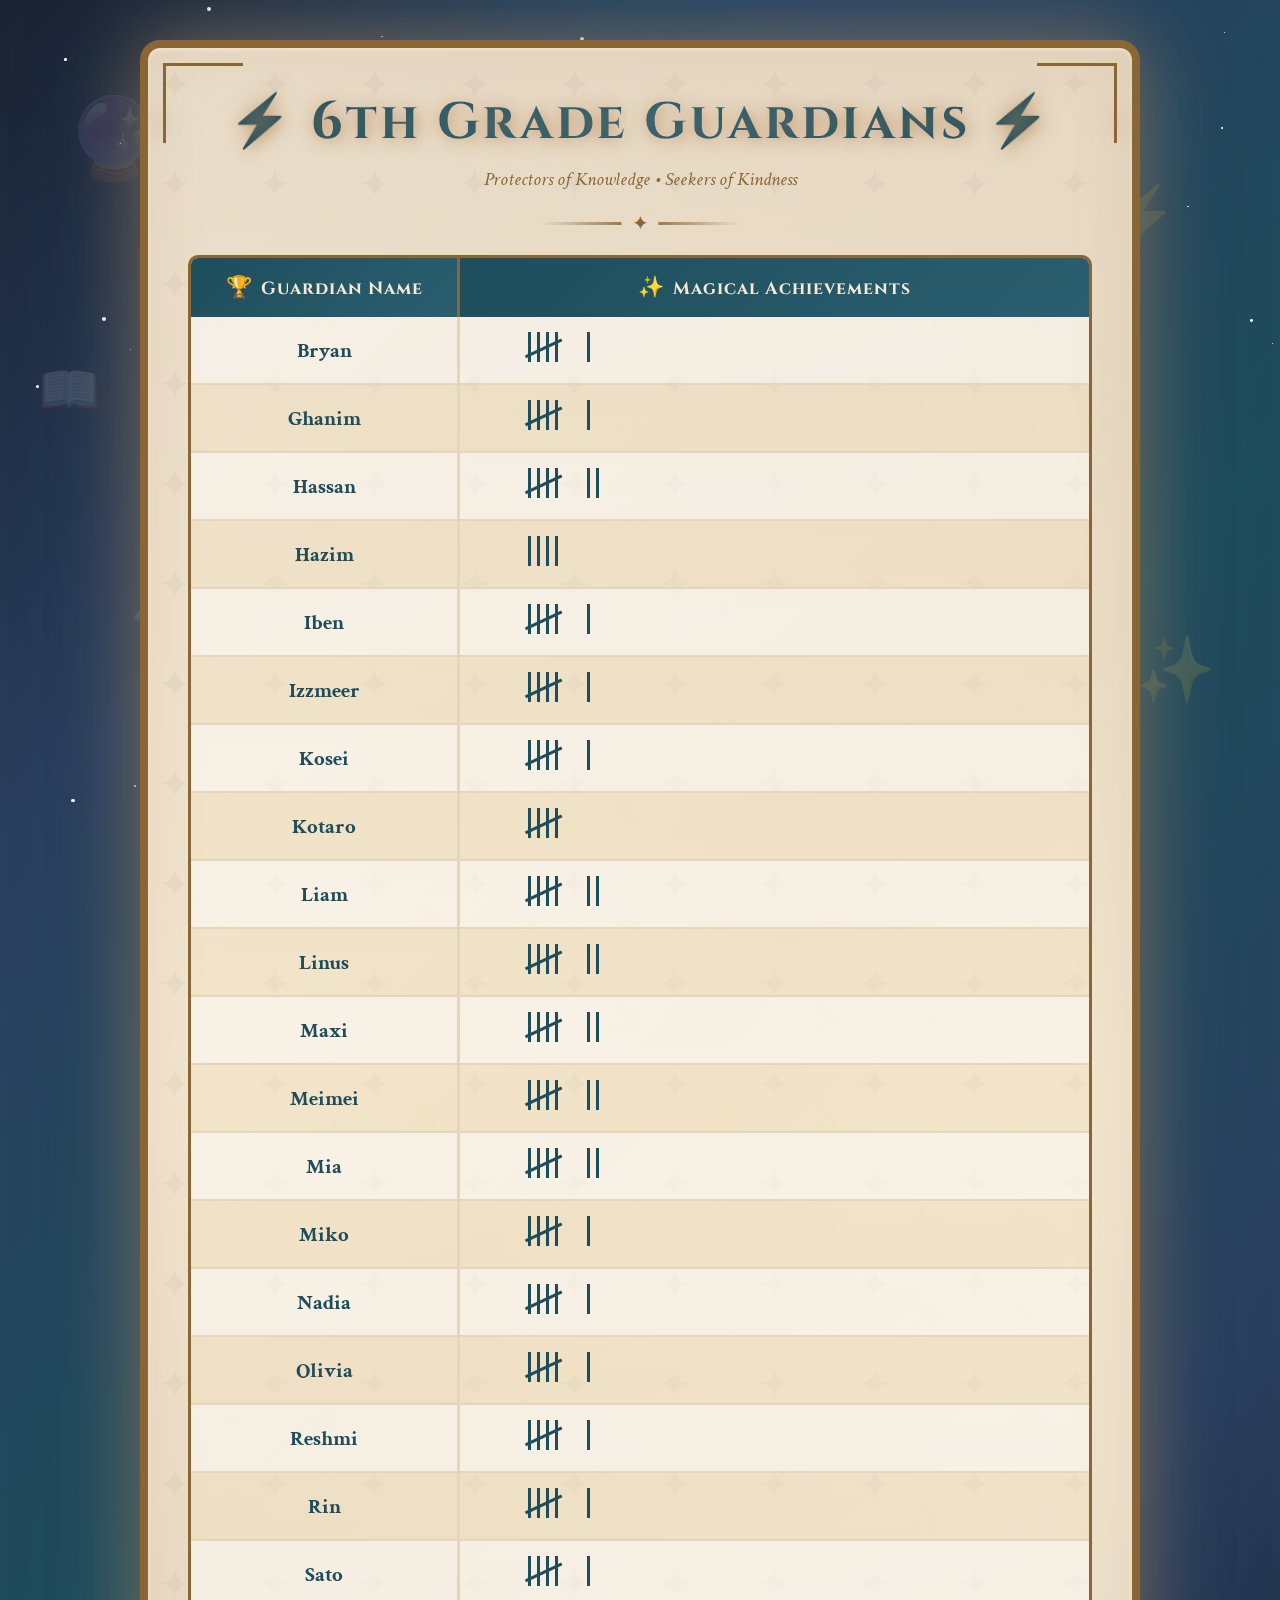
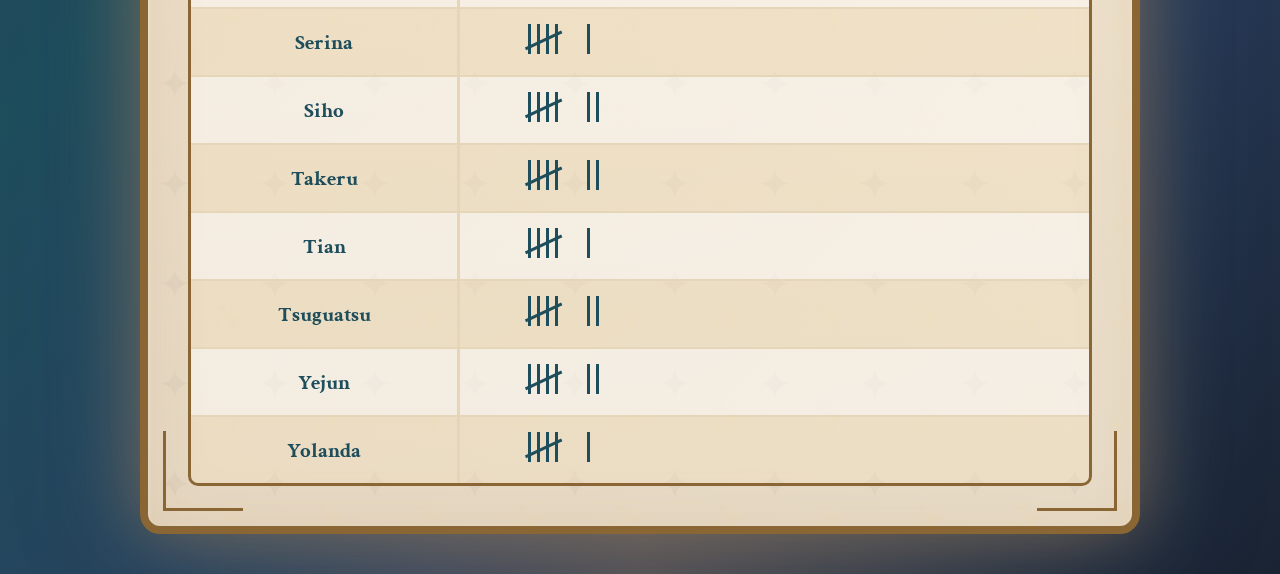
<file: index.html>
<!DOCTYPE html>
<html lang="en">

<head>
    <meta charset="UTF-8">
    <meta name="viewport" content="width=device-width, initial-scale=1.0">
    <title>6th Grade Guardians</title>
    <meta http-equiv="Cache-Control" content="no-cache, no-store, must-revalidate">
    <meta http-equiv="Pragma" content="no-cache">
    <meta http-equiv="Expires" content="0">
    <link rel="stylesheet" href="style-2601091633.css">
</head>

<body>
    <div class="stars" id="starsContainer"></div>

    <div class="magical-element" style="top: 10%; left: 5%; font-size: 80px;">🔮</div>
    <div class="magical-element" style="top: 20%; right: 8%; font-size: 60px; animation-delay: -5s;">⚡</div>
    <div class="magical-element" style="top: 40%; left: 3%; font-size: 50px; animation-delay: -8s;">📖</div>
    <div class="magical-element" style="top: 60%; left: 10%; font-size: 70px; animation-delay: -10s;">🪄</div>
    <div class="magical-element" style="top: 70%; right: 5%; font-size: 65px; animation-delay: -15s;">✨</div>
    <div class="magical-element" style="top: 85%; left: 15%; font-size: 55px; animation-delay: -12s;">🌙</div>
    <div class="magical-element" style="top: 30%; right: 12%; font-size: 45px; animation-delay: -7s;">🦉</div>

    <div class="container">
        <div class="corner corner-tl"></div>
        <div class="corner corner-tr"></div>
        <div class="corner corner-bl"></div>
        <div class="corner corner-br"></div>

        <h1>⚡ 6th Grade Guardians ⚡</h1>
        <p class="subtitle">Protectors of Knowledge • Seekers of Kindness</p>
        <div class="wand-divider"></div>

        <table>
            <thead>
                <tr>
                    <th><span class="icon">🏆</span>Guardian Name</th>
                    <th><span class="icon">✨</span>Magical Achievements</th>
                </tr>
            </thead>
            <tbody>
                <tr>
                    <td class="name-cell">Bryan</td>
                    <td class="achievement-cell"><span class="quill-btn" onclick="addTally(this)">🪶</span>
                        <div class="tally-marks">
                            <div class="tally-group">
                                <div class="tally"></div>
                                <div class="tally"></div>
                                <div class="tally"></div>
                                <div class="tally"></div>
                                <div class="tally diagonal"></div>
                            </div>
                            <div class="tally-group">
                                <div class="tally"></div>
                            </div>
                        </div>
                    </td>
                </tr>
                <tr>
                    <td class="name-cell">Ghanim</td>
                    <td class="achievement-cell"><span class="quill-btn" onclick="addTally(this)">🪶</span>
                        <div class="tally-marks">
                            <div class="tally-group">
                                <div class="tally"></div>
                                <div class="tally"></div>
                                <div class="tally"></div>
                                <div class="tally"></div>
                                <div class="tally diagonal"></div>
                            </div>
                            <div class="tally-group">
                                <div class="tally"></div>
                            </div>
                        </div>
                    </td>
                </tr>
                <tr>
                    <td class="name-cell">Hassan</td>
                    <td class="achievement-cell"><span class="quill-btn" onclick="addTally(this)">🪶</span>
                        <div class="tally-marks">
                            <div class="tally-group">
                                <div class="tally"></div>
                                <div class="tally"></div>
                                <div class="tally"></div>
                                <div class="tally"></div>
                                <div class="tally diagonal"></div>
                            </div>
                            <div class="tally-group">
                                <div class="tally"></div>
                                <div class="tally"></div>
                            </div>
                        </div>
                    </td>
                </tr>
                <tr>
                    <td class="name-cell">Hazim</td>
                    <td class="achievement-cell"><span class="quill-btn" onclick="addTally(this)">🪶</span>
                        <div class="tally-marks">
                            <div class="tally-group">
                                <div class="tally"></div>
                                <div class="tally"></div>
                                <div class="tally"></div>
                                <div class="tally"></div>
                            </div>
                        </div>
                    </td>
                </tr>
                <tr>
                    <td class="name-cell">Iben</td>
                    <td class="achievement-cell"><span class="quill-btn" onclick="addTally(this)">🪶</span>
                        <div class="tally-marks">
                            <div class="tally-group">
                                <div class="tally"></div>
                                <div class="tally"></div>
                                <div class="tally"></div>
                                <div class="tally"></div>
                                <div class="tally diagonal"></div>
                            </div>
                            <div class="tally-group">
                                <div class="tally"></div>
                            </div>
                        </div>
                    </td>
                </tr>
                <tr>
                    <td class="name-cell">Izzmeer</td>
                    <td class="achievement-cell"><span class="quill-btn" onclick="addTally(this)">🪶</span>
                        <div class="tally-marks">
                            <div class="tally-group">
                                <div class="tally"></div>
                                <div class="tally"></div>
                                <div class="tally"></div>
                                <div class="tally"></div>
                                <div class="tally diagonal"></div>
                            </div>
                            <div class="tally-group">
                                <div class="tally"></div>
                            </div>
                        </div>
                    </td>
                </tr>
                <tr>
                    <td class="name-cell">Kosei</td>
                    <td class="achievement-cell"><span class="quill-btn" onclick="addTally(this)">🪶</span>
                        <div class="tally-marks">
                            <div class="tally-group">
                                <div class="tally"></div>
                                <div class="tally"></div>
                                <div class="tally"></div>
                                <div class="tally"></div>
                                <div class="tally diagonal"></div>
                            </div>
                            <div class="tally-group">
                                <div class="tally"></div>
                            </div>
                        </div>
                    </td>
                </tr>
                <tr>
                    <td class="name-cell">Kotaro</td>
                    <td class="achievement-cell"><span class="quill-btn" onclick="addTally(this)">🪶</span>
                        <div class="tally-marks">
                            <div class="tally-group">
                                <div class="tally"></div>
                                <div class="tally"></div>
                                <div class="tally"></div>
                                <div class="tally"></div>
                                <div class="tally diagonal"></div>
                            </div>
                        </div>
                    </td>
                </tr>
                <tr>
                    <td class="name-cell">Liam</td>
                    <td class="achievement-cell"><span class="quill-btn" onclick="addTally(this)">🪶</span>
                        <div class="tally-marks">
                            <div class="tally-group">
                                <div class="tally"></div>
                                <div class="tally"></div>
                                <div class="tally"></div>
                                <div class="tally"></div>
                                <div class="tally diagonal"></div>
                            </div>
                            <div class="tally-group">
                                <div class="tally"></div>
                                <div class="tally"></div>
                            </div>
                        </div>
                    </td>
                </tr>
                <tr>
                    <td class="name-cell">Linus</td>
                    <td class="achievement-cell"><span class="quill-btn" onclick="addTally(this)">🪶</span>
                        <div class="tally-marks">
                            <div class="tally-group">
                                <div class="tally"></div>
                                <div class="tally"></div>
                                <div class="tally"></div>
                                <div class="tally"></div>
                                <div class="tally diagonal"></div>
                            </div>
                            <div class="tally-group">
                                <div class="tally"></div>
                                <div class="tally"></div>
                            </div>
                        </div>
                    </td>
                </tr>
                <tr>
                    <td class="name-cell">Maxi</td>
                    <td class="achievement-cell"><span class="quill-btn" onclick="addTally(this)">🪶</span>
                        <div class="tally-marks">
                            <div class="tally-group">
                                <div class="tally"></div>
                                <div class="tally"></div>
                                <div class="tally"></div>
                                <div class="tally"></div>
                                <div class="tally diagonal"></div>
                            </div>
                            <div class="tally-group">
                                <div class="tally"></div>
                                <div class="tally"></div>
                            </div>
                        </div>
                    </td>
                </tr>
                <tr>
                    <td class="name-cell">Meimei</td>
                    <td class="achievement-cell"><span class="quill-btn" onclick="addTally(this)">🪶</span>
                        <div class="tally-marks">
                            <div class="tally-group">
                                <div class="tally"></div>
                                <div class="tally"></div>
                                <div class="tally"></div>
                                <div class="tally"></div>
                                <div class="tally diagonal"></div>
                            </div>
                            <div class="tally-group">
                                <div class="tally"></div>
                                <div class="tally"></div>
                            </div>
                        </div>
                    </td>
                </tr>
                <tr>
                    <td class="name-cell">Mia</td>
                    <td class="achievement-cell"><span class="quill-btn" onclick="addTally(this)">🪶</span>
                        <div class="tally-marks">
                            <div class="tally-group">
                                <div class="tally"></div>
                                <div class="tally"></div>
                                <div class="tally"></div>
                                <div class="tally"></div>
                                <div class="tally diagonal"></div>
                            </div>
                            <div class="tally-group">
                                <div class="tally"></div>
                                <div class="tally"></div>
                            </div>
                        </div>
                    </td>
                </tr>
                <tr>
                    <td class="name-cell">Miko</td>
                    <td class="achievement-cell"><span class="quill-btn" onclick="addTally(this)">🪶</span>
                        <div class="tally-marks">
                            <div class="tally-group">
                                <div class="tally"></div>
                                <div class="tally"></div>
                                <div class="tally"></div>
                                <div class="tally"></div>
                                <div class="tally diagonal"></div>
                            </div>
                            <div class="tally-group">
                                <div class="tally"></div>
                            </div>
                        </div>
                    </td>
                </tr>
                <tr>
                    <td class="name-cell">Nadia</td>
                    <td class="achievement-cell"><span class="quill-btn" onclick="addTally(this)">🪶</span>
                        <div class="tally-marks">
                            <div class="tally-group">
                                <div class="tally"></div>
                                <div class="tally"></div>
                                <div class="tally"></div>
                                <div class="tally"></div>
                                <div class="tally diagonal"></div>
                            </div>
                            <div class="tally-group">
                                <div class="tally"></div>
                            </div>
                        </div>
                    </td>
                </tr>
                <tr>
                    <td class="name-cell">Olivia</td>
                    <td class="achievement-cell"><span class="quill-btn" onclick="addTally(this)">🪶</span>
                        <div class="tally-marks">
                            <div class="tally-group">
                                <div class="tally"></div>
                                <div class="tally"></div>
                                <div class="tally"></div>
                                <div class="tally"></div>
                                <div class="tally diagonal"></div>
                            </div>
                            <div class="tally-group">
                                <div class="tally"></div>
                            </div>
                        </div>
                    </td>
                </tr>
                <tr>
                    <td class="name-cell">Reshmi</td>
                    <td class="achievement-cell"><span class="quill-btn" onclick="addTally(this)">🪶</span>
                        <div class="tally-marks">
                            <div class="tally-group">
                                <div class="tally"></div>
                                <div class="tally"></div>
                                <div class="tally"></div>
                                <div class="tally"></div>
                                <div class="tally diagonal"></div>
                            </div>
                            <div class="tally-group">
                                <div class="tally"></div>
                            </div>
                        </div>
                    </td>
                </tr>
                <tr>
                    <td class="name-cell">Rin</td>
                    <td class="achievement-cell"><span class="quill-btn" onclick="addTally(this)">🪶</span>
                        <div class="tally-marks">
                            <div class="tally-group">
                                <div class="tally"></div>
                                <div class="tally"></div>
                                <div class="tally"></div>
                                <div class="tally"></div>
                                <div class="tally diagonal"></div>
                            </div>
                            <div class="tally-group">
                                <div class="tally"></div>
                            </div>
                        </div>
                    </td>
                </tr>
                <tr>
                    <td class="name-cell">Sato</td>
                    <td class="achievement-cell"><span class="quill-btn" onclick="addTally(this)">🪶</span>
                        <div class="tally-marks">
                            <div class="tally-group">
                                <div class="tally"></div>
                                <div class="tally"></div>
                                <div class="tally"></div>
                                <div class="tally"></div>
                                <div class="tally diagonal"></div>
                            </div>
                            <div class="tally-group">
                                <div class="tally"></div>
                            </div>
                        </div>
                    </td>
                </tr>
                <tr>
                    <td class="name-cell">Serina</td>
                    <td class="achievement-cell"><span class="quill-btn" onclick="addTally(this)">🪶</span>
                        <div class="tally-marks">
                            <div class="tally-group">
                                <div class="tally"></div>
                                <div class="tally"></div>
                                <div class="tally"></div>
                                <div class="tally"></div>
                                <div class="tally diagonal"></div>
                            </div>
                            <div class="tally-group">
                                <div class="tally"></div>
                            </div>
                        </div>
                    </td>
                </tr>
                <tr>
                    <td class="name-cell">Siho</td>
                    <td class="achievement-cell"><span class="quill-btn" onclick="addTally(this)">🪶</span>
                        <div class="tally-marks">
                            <div class="tally-group">
                                <div class="tally"></div>
                                <div class="tally"></div>
                                <div class="tally"></div>
                                <div class="tally"></div>
                                <div class="tally diagonal"></div>
                            </div>
                            <div class="tally-group">
                                <div class="tally"></div>
                                <div class="tally"></div>
                            </div>
                        </div>
                    </td>
                </tr>
                <tr>
                    <td class="name-cell">Takeru</td>
                    <td class="achievement-cell"><span class="quill-btn" onclick="addTally(this)">🪶</span>
                        <div class="tally-marks">
                            <div class="tally-group">
                                <div class="tally"></div>
                                <div class="tally"></div>
                                <div class="tally"></div>
                                <div class="tally"></div>
                                <div class="tally diagonal"></div>
                            </div>
                            <div class="tally-group">
                                <div class="tally"></div>
                                <div class="tally"></div>
                            </div>
                        </div>
                    </td>
                </tr>
                <tr>
                    <td class="name-cell">Tian</td>
                    <td class="achievement-cell"><span class="quill-btn" onclick="addTally(this)">🪶</span>
                        <div class="tally-marks">
                            <div class="tally-group">
                                <div class="tally"></div>
                                <div class="tally"></div>
                                <div class="tally"></div>
                                <div class="tally"></div>
                                <div class="tally diagonal"></div>
                            </div>
                            <div class="tally-group">
                                <div class="tally"></div>
                            </div>
                        </div>
                    </td>
                </tr>
                <tr>
                    <td class="name-cell">Tsuguatsu</td>
                    <td class="achievement-cell"><span class="quill-btn" onclick="addTally(this)">🪶</span>
                        <div class="tally-marks">
                            <div class="tally-group">
                                <div class="tally"></div>
                                <div class="tally"></div>
                                <div class="tally"></div>
                                <div class="tally"></div>
                                <div class="tally diagonal"></div>
                            </div>
                            <div class="tally-group">
                                <div class="tally"></div>
                                <div class="tally"></div>
                            </div>
                        </div>
                    </td>
                </tr>
                <tr>
                    <td class="name-cell">Yejun</td>
                    <td class="achievement-cell"><span class="quill-btn" onclick="addTally(this)">🪶</span>
                        <div class="tally-marks">
                            <div class="tally-group">
                                <div class="tally"></div>
                                <div class="tally"></div>
                                <div class="tally"></div>
                                <div class="tally"></div>
                                <div class="tally diagonal"></div>
                            </div>
                            <div class="tally-group">
                                <div class="tally"></div>
                                <div class="tally"></div>
                            </div>
                        </div>
                    </td>
                </tr>
                <tr>
                    <td class="name-cell">Yolanda</td>
                    <td class="achievement-cell"><span class="quill-btn" onclick="addTally(this)">🪶</span>
                        <div class="tally-marks">
                            <div class="tally-group">
                                <div class="tally"></div>
                                <div class="tally"></div>
                                <div class="tally"></div>
                                <div class="tally"></div>
                                <div class="tally diagonal"></div>
                            </div>
                            <div class="tally-group">
                                <div class="tally"></div>
                            </div>
                        </div>
                    </td>
                </tr>
            </tbody>
        </table>
    </div>

    <script src="main.js"></script>
</body>

</html>
</file>
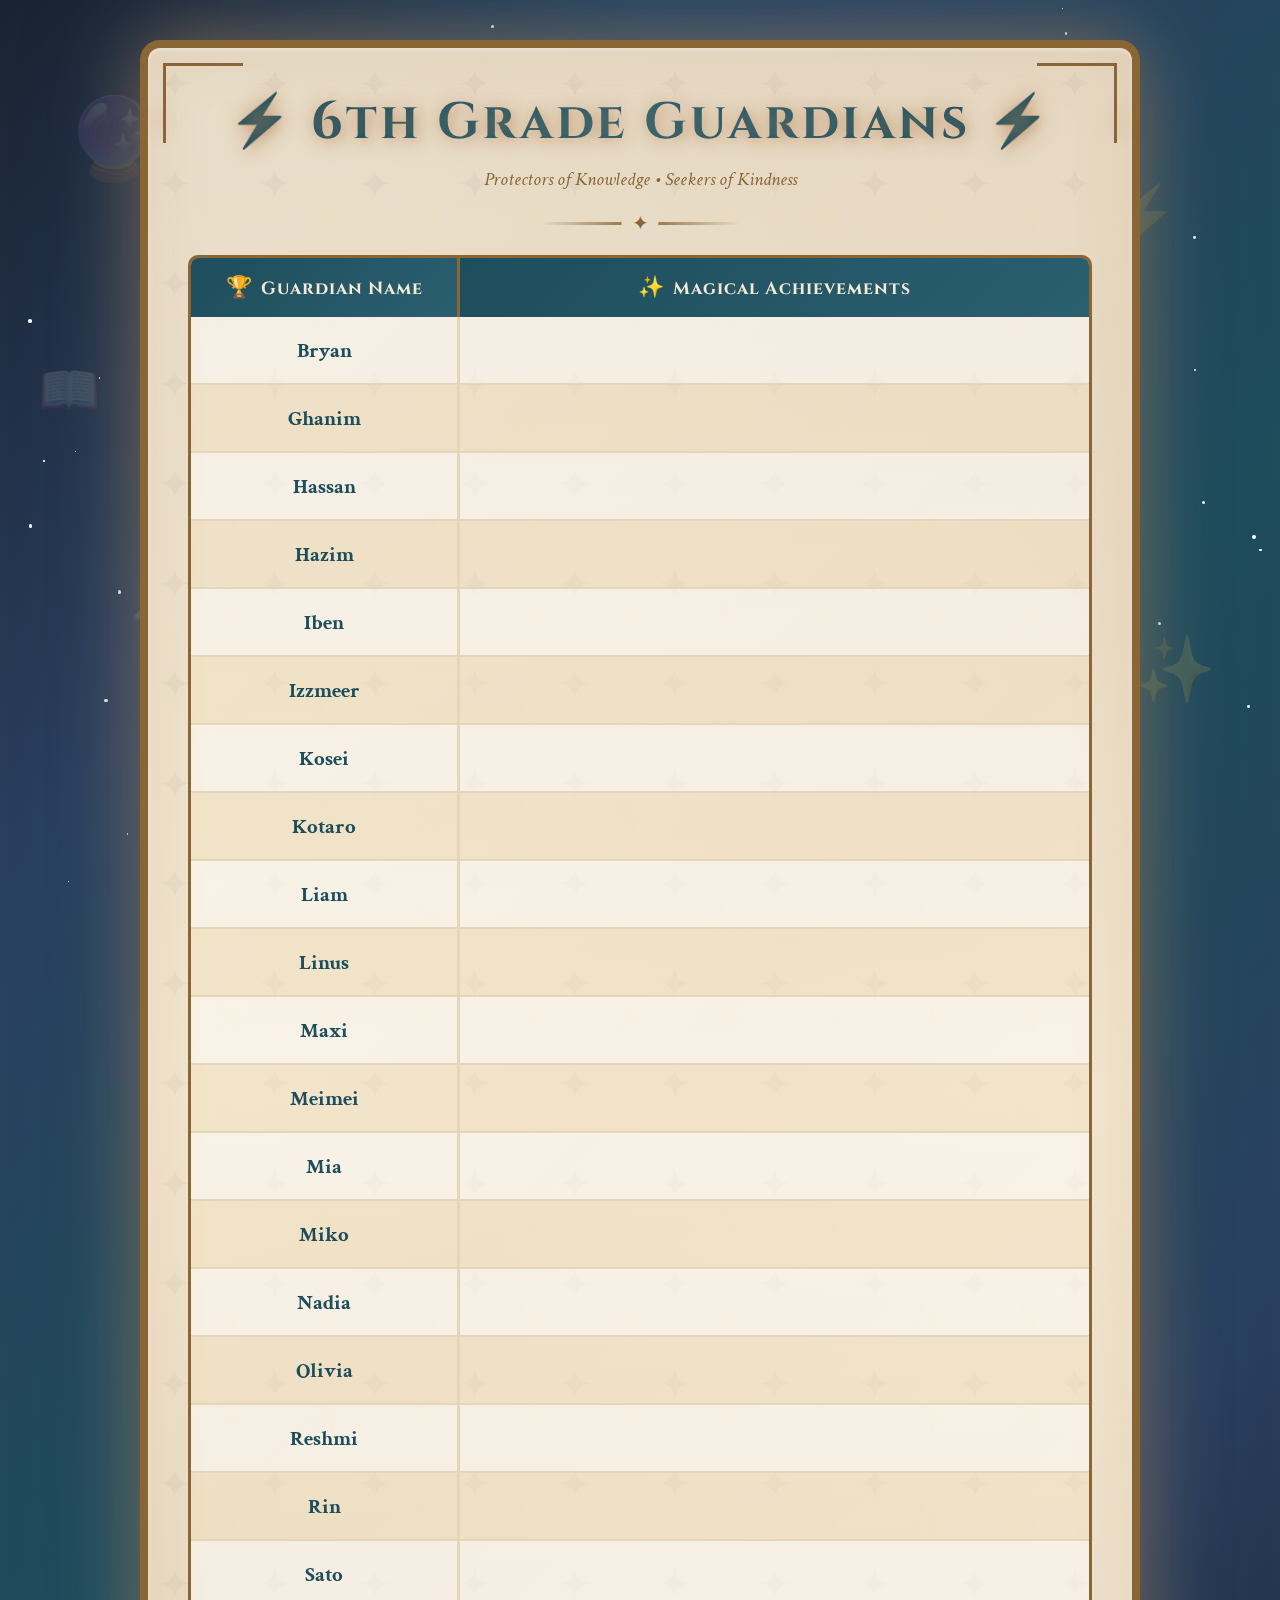
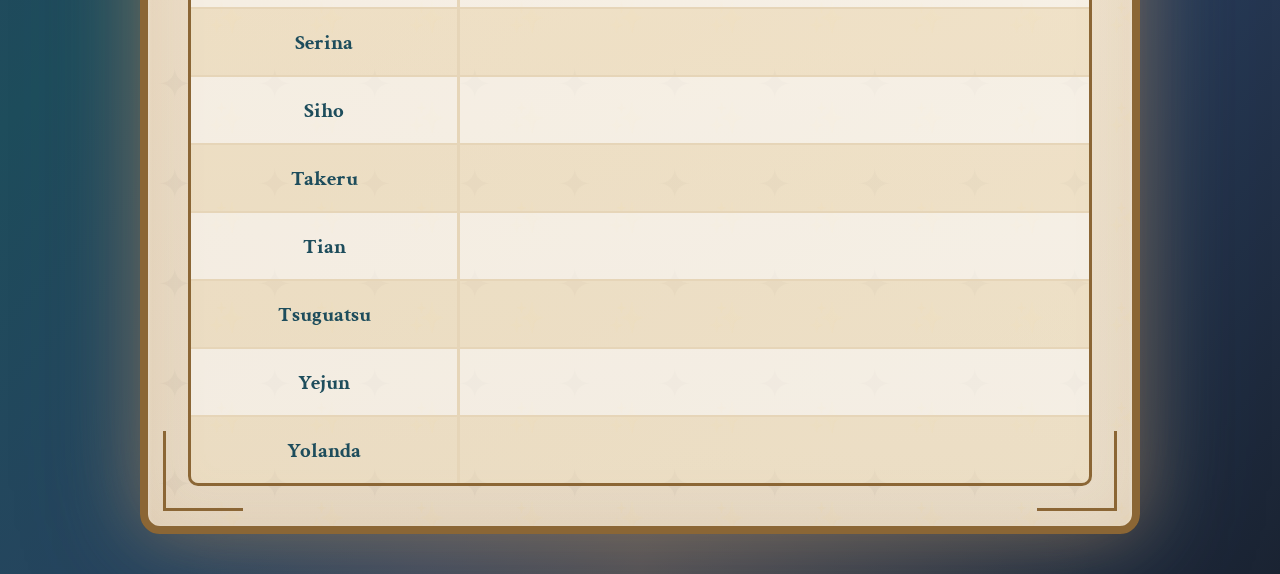
<file: base.html>
<!DOCTYPE html>
<html lang="en">

<head>
    <meta charset="UTF-8">
    <meta name="viewport" content="width=device-width, initial-scale=1.0">
    <title>6th Grade Guardians</title>
    <meta http-equiv="Cache-Control" content="no-cache, no-store, must-revalidate">
    <meta http-equiv="Pragma" content="no-cache">
    <meta http-equiv="Expires" content="0">
    <style>
        @import url('https://fonts.googleapis.com/css2?family=Cinzel:wght@700&family=Crimson+Text:ital@0;1&display=swap');

        * {
            margin: 0;
            padding: 0;
            box-sizing: border-box;
        }

        body {
            background:
                radial-gradient(ellipse at top, rgba(32, 83, 117, 0.4) 0%, transparent 50%),
                radial-gradient(ellipse at bottom, rgba(184, 134, 87, 0.3) 0%, transparent 50%),
                linear-gradient(135deg, #1a2332 0%, #2a3f5f 25%, #1e4d5c 50%, #2a3f5f 75%, #1a2332 100%);
            padding: 40px 20px;
            font-family: 'Crimson Text', serif;
            min-height: 100vh;
            position: relative;
            overflow-x: hidden;
        }

        .stars {
            position: fixed;
            top: 0;
            left: 0;
            width: 100%;
            height: 100%;
            pointer-events: none;
            z-index: 1;
        }

        .star {
            position: absolute;
            background: white;
            border-radius: 50%;
            animation: twinkle 3s infinite;
        }

        @keyframes twinkle {

            0%,
            100% {
                opacity: 0.3;
                transform: scale(1);
            }

            50% {
                opacity: 1;
                transform: scale(1.2);
            }
        }

        .container {
            max-width: 1000px;
            margin: 0 auto;
            background:
                linear-gradient(135deg, rgba(255, 255, 255, 0) 0%, rgba(184, 134, 87, 0.08) 50%, rgba(255, 255, 255, 0) 100%),
                url('data:image/svg+xml,<svg xmlns="http://www.w3.org/2000/svg" width="100" height="100"><text x="10" y="50" font-size="40" opacity="0.03">✦</text><text x="60" y="80" font-size="30" opacity="0.03">✨</text></svg>'),
                linear-gradient(to bottom, #e8dcc8 0%, #f5ead5 50%, #e8dcc8 100%);
            border: 8px solid #8b6635;
            border-radius: 20px;
            padding: 40px;
            box-shadow:
                0 0 80px rgba(184, 134, 87, 0.6),
                0 0 120px rgba(32, 83, 117, 0.4),
                inset 0 0 60px rgba(184, 134, 87, 0.15),
                inset 0 2px 4px rgba(255, 255, 255, 0.5);
            position: relative;
            z-index: 2;
        }

        .corner {
            position: absolute;
            width: 80px;
            height: 80px;
            border: 3px solid #8b6635;
        }

        .corner-tl {
            top: 15px;
            left: 15px;
            border-right: none;
            border-bottom: none;
        }

        .corner-tr {
            top: 15px;
            right: 15px;
            border-left: none;
            border-bottom: none;
        }

        .corner-bl {
            bottom: 15px;
            left: 15px;
            border-right: none;
            border-top: none;
        }

        .corner-br {
            bottom: 15px;
            right: 15px;
            border-left: none;
            border-top: none;
        }

        h1 {
            font-family: 'Cinzel', serif;
            font-size: 3.2em;
            text-align: center;
            background: linear-gradient(135deg, #1e4d5c 0%, #2a5f70 50%, #1e4d5c 100%);
            -webkit-background-clip: text;
            -webkit-text-fill-color: transparent;
            background-clip: text;
            text-shadow: 0 0 20px rgba(184, 134, 87, 0.5);
            filter: drop-shadow(3px 3px 6px rgba(184, 134, 87, 0.4));
            margin-bottom: 10px;
            letter-spacing: 3px;
            position: relative;
        }

        h1::before,
        h1::after {
            content: "✦";
            position: absolute;
            color: #b88657;
            font-size: 0.4em;
            top: 50%;
            transform: translateY(-50%);
            animation: sparkle 2s infinite;
        }

        h1::before {
            left: -40px;
        }

        h1::after {
            right: -40px;
            animation-delay: 1s;
        }

        @keyframes sparkle {

            0%,
            100% {
                opacity: 0.4;
                transform: translateY(-50%) scale(1);
            }

            50% {
                opacity: 1;
                transform: translateY(-50%) scale(1.3);
            }
        }

        .subtitle {
            text-align: center;
            font-style: italic;
            color: #8b6635;
            margin-bottom: 30px;
            font-size: 1.2em;
        }

        .wand-divider {
            width: 200px;
            height: 3px;
            background: linear-gradient(90deg, transparent, #8b6635, transparent);
            margin: 20px auto;
            position: relative;
        }

        .wand-divider::before {
            content: "✦";
            position: absolute;
            left: 50%;
            top: 50%;
            transform: translate(-50%, -50%);
            color: #8b6635;
            font-size: 20px;
            background: #e8dcc8;
            padding: 0 10px;
        }

        table {
            width: 100%;
            border-collapse: separate;
            border-spacing: 0;
            margin-top: 30px;
            border: 3px solid #8b6635;
            border-radius: 10px;
            overflow: hidden;
        }

        th {
            background: linear-gradient(135deg, #1e4d5c 0%, #2a5f70 100%);
            color: #f5ead5;
            padding: 15px;
            text-align: center;
            font-family: 'Cinzel', serif;
            font-size: 1.1em;
            letter-spacing: 1px;
            border-right: 3px solid #8b6635;
        }

        th:last-child {
            border-right: none;
        }

        td {
            padding: 15px;
            border-bottom: 2px solid #e6d5b8;
            border-right: 3px solid #e6d5b8;
            background: rgba(255, 255, 255, 0.5);
        }

        td:last-child {
            border-right: none;
        }

        tr:last-child td {
            border-bottom: none;
        }

        tr:nth-child(even) td {
            background: rgba(244, 228, 193, 0.3);
        }

        .name-cell {
            width: 30%;
            font-weight: bold;
            color: #1e4d5c;
            font-size: 1.3em;
            text-align: center;
        }

        .achievement-cell {
            width: 70%;
            position: relative;
            cursor: default;
        }

        .quill-btn {
            position: absolute;
            left: 10px;
            top: 50%;
            transform: translateY(-50%);
            font-size: 24px;
            cursor: pointer;
            opacity: 0;
            transition: opacity 0.3s;
            z-index: 10;
            display: none;
        }

        .quill-btn.active {
            display: block;
        }

        .achievement-cell:hover .quill-btn.active {
            opacity: 1;
        }

        .quill-btn:hover {
            transform: translateY(-50%) scale(1.2);
        }

        .quill-btn.drawing {
            animation: drawAndFade 1s ease-out;
            animation-fill-mode: forwards;
        }

        @keyframes drawAndFade {
            0% {
                opacity: 1;
                transform: translateY(-50%) translateX(0);
            }

            100% {
                opacity: 0;
                transform: translateY(-50%) translateX(400px);
            }
        }

        .tally-marks {
            display: inline-flex;
            gap: 8px;
            margin-left: 50px;
            align-items: center;
            min-height: 30px;
        }

        .tally-group {
            display: inline-flex;
            position: relative;
            margin-right: 15px;
        }

        .tally {
            width: 3px;
            height: 30px;
            background: #1e4d5c;
            margin: 0 3px;
            animation: drawTally 0.5s ease-out;
            transform-origin: top;
        }

        .tally.diagonal {
            position: absolute;
            width: 40px;
            height: 3px;
            left: -5px;
            top: 50%;
            transform: rotate(-25deg);
            animation: drawDiagonal 0.6s ease-out;
        }

        @keyframes drawTally {
            from {
                transform: scaleY(0);
                opacity: 0;
            }

            to {
                transform: scaleY(1);
                opacity: 1;
            }
        }

        @keyframes drawDiagonal {
            from {
                transform: rotate(-25deg) scaleX(0);
                opacity: 0;
            }

            to {
                transform: rotate(-25deg) scaleX(1);
                opacity: 1;
            }
        }

        .icon {
            display: inline-block;
            margin-right: 8px;
            font-size: 1.2em;
        }

        .magical-element {
            position: fixed;
            opacity: 0.15;
            pointer-events: none;
            animation: float 20s infinite;
            z-index: 1;
        }

        @keyframes float {

            0%,
            100% {
                transform: translateY(0) rotate(0deg);
            }

            25% {
                transform: translateY(-30px) rotate(5deg);
            }

            50% {
                transform: translateY(-60px) rotate(-5deg);
            }

            75% {
                transform: translateY(-30px) rotate(3deg);
            }
        }
    </style>
</head>

<body>
    <div class="stars" id="starsContainer"></div>

    <div class="magical-element" style="top: 10%; left: 5%; font-size: 80px;">🔮</div>
    <div class="magical-element" style="top: 20%; right: 8%; font-size: 60px; animation-delay: -5s;">⚡</div>
    <div class="magical-element" style="top: 40%; left: 3%; font-size: 50px; animation-delay: -8s;">📖</div>
    <div class="magical-element" style="top: 60%; left: 10%; font-size: 70px; animation-delay: -10s;">🪄</div>
    <div class="magical-element" style="top: 70%; right: 5%; font-size: 65px; animation-delay: -15s;">✨</div>
    <div class="magical-element" style="top: 85%; left: 15%; font-size: 55px; animation-delay: -12s;">🌙</div>
    <div class="magical-element" style="top: 30%; right: 12%; font-size: 45px; animation-delay: -7s;">🦉</div>

    <div class="container">
        <div class="corner corner-tl"></div>
        <div class="corner corner-tr"></div>
        <div class="corner corner-bl"></div>
        <div class="corner corner-br"></div>

        <h1>⚡ 6th Grade Guardians ⚡</h1>
        <p class="subtitle">Protectors of Knowledge • Seekers of Kindness</p>
        <div class="wand-divider"></div>

        <table>
            <thead>
                <tr>
                    <th><span class="icon">🏆</span>Guardian Name</th>
                    <th><span class="icon">✨</span>Magical Achievements</th>
                </tr>
            </thead>
            <tbody>
                <tr>
                    <td class="name-cell">Bryan</td>
                    <td class="achievement-cell"><span class="quill-btn" onclick="addTally(this)">🪶</span>
                        <div class="tally-marks"></div>
                    </td>
                </tr>
                <tr>
                    <td class="name-cell">Ghanim</td>
                    <td class="achievement-cell"><span class="quill-btn" onclick="addTally(this)">🪶</span>
                        <div class="tally-marks"></div>
                    </td>
                </tr>
                <tr>
                    <td class="name-cell">Hassan</td>
                    <td class="achievement-cell"><span class="quill-btn" onclick="addTally(this)">🪶</span>
                        <div class="tally-marks"></div>
                    </td>
                </tr>
                <tr>
                    <td class="name-cell">Hazim</td>
                    <td class="achievement-cell"><span class="quill-btn" onclick="addTally(this)">🪶</span>
                        <div class="tally-marks"></div>
                    </td>
                </tr>
                <tr>
                    <td class="name-cell">Iben</td>
                    <td class="achievement-cell"><span class="quill-btn" onclick="addTally(this)">🪶</span>
                        <div class="tally-marks"></div>
                    </td>
                </tr>
                <tr>
                    <td class="name-cell">Izzmeer</td>
                    <td class="achievement-cell"><span class="quill-btn" onclick="addTally(this)">🪶</span>
                        <div class="tally-marks"></div>
                    </td>
                </tr>
                <tr>
                    <td class="name-cell">Kosei</td>
                    <td class="achievement-cell"><span class="quill-btn" onclick="addTally(this)">🪶</span>
                        <div class="tally-marks"></div>
                    </td>
                </tr>
                <tr>
                    <td class="name-cell">Kotaro</td>
                    <td class="achievement-cell"><span class="quill-btn" onclick="addTally(this)">🪶</span>
                        <div class="tally-marks"></div>
                    </td>
                </tr>
                <tr>
                    <td class="name-cell">Liam</td>
                    <td class="achievement-cell"><span class="quill-btn" onclick="addTally(this)">🪶</span>
                        <div class="tally-marks"></div>
                    </td>
                </tr>
                <tr>
                    <td class="name-cell">Linus</td>
                    <td class="achievement-cell"><span class="quill-btn" onclick="addTally(this)">🪶</span>
                        <div class="tally-marks"></div>
                    </td>
                </tr>
                <tr>
                    <td class="name-cell">Maxi</td>
                    <td class="achievement-cell"><span class="quill-btn" onclick="addTally(this)">🪶</span>
                        <div class="tally-marks"></div>
                    </td>
                </tr>
                <tr>
                    <td class="name-cell">Meimei</td>
                    <td class="achievement-cell"><span class="quill-btn" onclick="addTally(this)">🪶</span>
                        <div class="tally-marks"></div>
                    </td>
                </tr>
                <tr>
                    <td class="name-cell">Mia</td>
                    <td class="achievement-cell"><span class="quill-btn" onclick="addTally(this)">🪶</span>
                        <div class="tally-marks"></div>
                    </td>
                </tr>
                <tr>
                    <td class="name-cell">Miko</td>
                    <td class="achievement-cell"><span class="quill-btn" onclick="addTally(this)">🪶</span>
                        <div class="tally-marks"></div>
                    </td>
                </tr>
                <tr>
                    <td class="name-cell">Nadia</td>
                    <td class="achievement-cell"><span class="quill-btn" onclick="addTally(this)">🪶</span>
                        <div class="tally-marks"></div>
                    </td>
                </tr>
                <tr>
                    <td class="name-cell">Olivia</td>
                    <td class="achievement-cell"><span class="quill-btn" onclick="addTally(this)">🪶</span>
                        <div class="tally-marks"></div>
                    </td>
                </tr>
                <tr>
                    <td class="name-cell">Reshmi</td>
                    <td class="achievement-cell"><span class="quill-btn" onclick="addTally(this)">🪶</span>
                        <div class="tally-marks"></div>
                    </td>
                </tr>
                <tr>
                    <td class="name-cell">Rin</td>
                    <td class="achievement-cell"><span class="quill-btn" onclick="addTally(this)">🪶</span>
                        <div class="tally-marks"></div>
                    </td>
                </tr>
                <tr>
                    <td class="name-cell">Sato</td>
                    <td class="achievement-cell"><span class="quill-btn" onclick="addTally(this)">🪶</span>
                        <div class="tally-marks"></div>
                    </td>
                </tr>
                <tr>
                    <td class="name-cell">Serina</td>
                    <td class="achievement-cell"><span class="quill-btn" onclick="addTally(this)">🪶</span>
                        <div class="tally-marks"></div>
                    </td>
                </tr>
                <tr>
                    <td class="name-cell">Siho</td>
                    <td class="achievement-cell"><span class="quill-btn" onclick="addTally(this)">🪶</span>
                        <div class="tally-marks"></div>
                    </td>
                </tr>
                <tr>
                    <td class="name-cell">Takeru</td>
                    <td class="achievement-cell"><span class="quill-btn" onclick="addTally(this)">🪶</span>
                        <div class="tally-marks"></div>
                    </td>
                </tr>
                <tr>
                    <td class="name-cell">Tian</td>
                    <td class="achievement-cell"><span class="quill-btn" onclick="addTally(this)">🪶</span>
                        <div class="tally-marks"></div>
                    </td>
                </tr>
                <tr>
                    <td class="name-cell">Tsuguatsu</td>
                    <td class="achievement-cell"><span class="quill-btn" onclick="addTally(this)">🪶</span>
                        <div class="tally-marks"></div>
                    </td>
                </tr>
                <tr>
                    <td class="name-cell">Yejun</td>
                    <td class="achievement-cell"><span class="quill-btn" onclick="addTally(this)">🪶</span>
                        <div class="tally-marks"></div>
                    </td>
                </tr>
                <tr>
                    <td class="name-cell">Yolanda</td>
                    <td class="achievement-cell"><span class="quill-btn" onclick="addTally(this)">🪶</span>
                        <div class="tally-marks"></div>
                    </td>
                </tr>
            </tbody>
        </table>
    </div>

    <script>
        const starsContainer = document.getElementById('starsContainer');
        for (let i = 0; i < 80; i++) {
            const star = document.createElement('div');
            star.className = 'star';
            star.style.width = Math.random() * 3 + 1 + 'px';
            star.style.height = star.style.width;
            star.style.left = Math.random() * 100 + '%';
            star.style.top = Math.random() * 100 + '%';
            star.style.animationDelay = Math.random() * 3 + 's';
            starsContainer.appendChild(star);
        }

        let quillMode = false;
        let keySequence = [];
        let modifiersHeld = false;

        document.addEventListener('keydown', (e) => {
            if (e.altKey && e.shiftKey) {
                modifiersHeld = true;
                const key = e.key.toLowerCase();

                const keyMap = {
                    'µ': 'm',
                    'â': 'm',
                    'å': 'a',
                    'ä': 'a',
                    'm': 'm',
                    'a': 'a'
                };

                if (keyMap[key]) {
                    const normalizedKey = keyMap[key];
                    keySequence.push(normalizedKey);

                    if (keySequence.length >= 2) {
                        const lastTwo = keySequence.slice(-2).join('');
                        if (lastTwo === 'ma') {
                            quillMode = !quillMode;
                            toggleQuillMode(quillMode);
                            keySequence = [];
                        }
                    }
                }
            }
        });

        document.addEventListener('keyup', (e) => {
            if (!e.altKey || !e.shiftKey) {
                modifiersHeld = false;
                keySequence = [];
            }
        });

        function toggleQuillMode(enabled) {
            const quillBtns = document.querySelectorAll('.quill-btn');

            quillBtns.forEach(btn => {
                if (enabled) {
                    btn.classList.add('active');
                } else {
                    btn.classList.remove('active');
                }
            });
        }

        function addTally(btn) {
            if (!quillMode) {
                return;
            }

            btn.classList.add('drawing');


            btn.addEventListener('animationend', () => {
                btn.classList.remove('drawing');
                btn.style.transform = '';
                btn.style.opacity = '';
            }, { once: true });

            const cell = btn.parentElement;
            const tallyContainer = cell.querySelector('.tally-marks');
            let groups = tallyContainer.querySelectorAll('.tally-group');
            let lastGroup = groups[groups.length - 1];

            if (!lastGroup || lastGroup.querySelectorAll('.tally').length >= 5) {
                lastGroup = document.createElement('div');
                lastGroup.className = 'tally-group';
                tallyContainer.appendChild(lastGroup);
            }

            const verticalsInGroup = lastGroup.querySelectorAll('.tally:not(.diagonal)').length;

            if (verticalsInGroup < 4) {
                const tally = document.createElement('div');
                tally.className = 'tally';
                lastGroup.appendChild(tally);
            } else {
                const tally = document.createElement('div');
                tally.className = 'tally diagonal';
                lastGroup.appendChild(tally);
            }
        }
    </script>
</body>

</html>
</file>
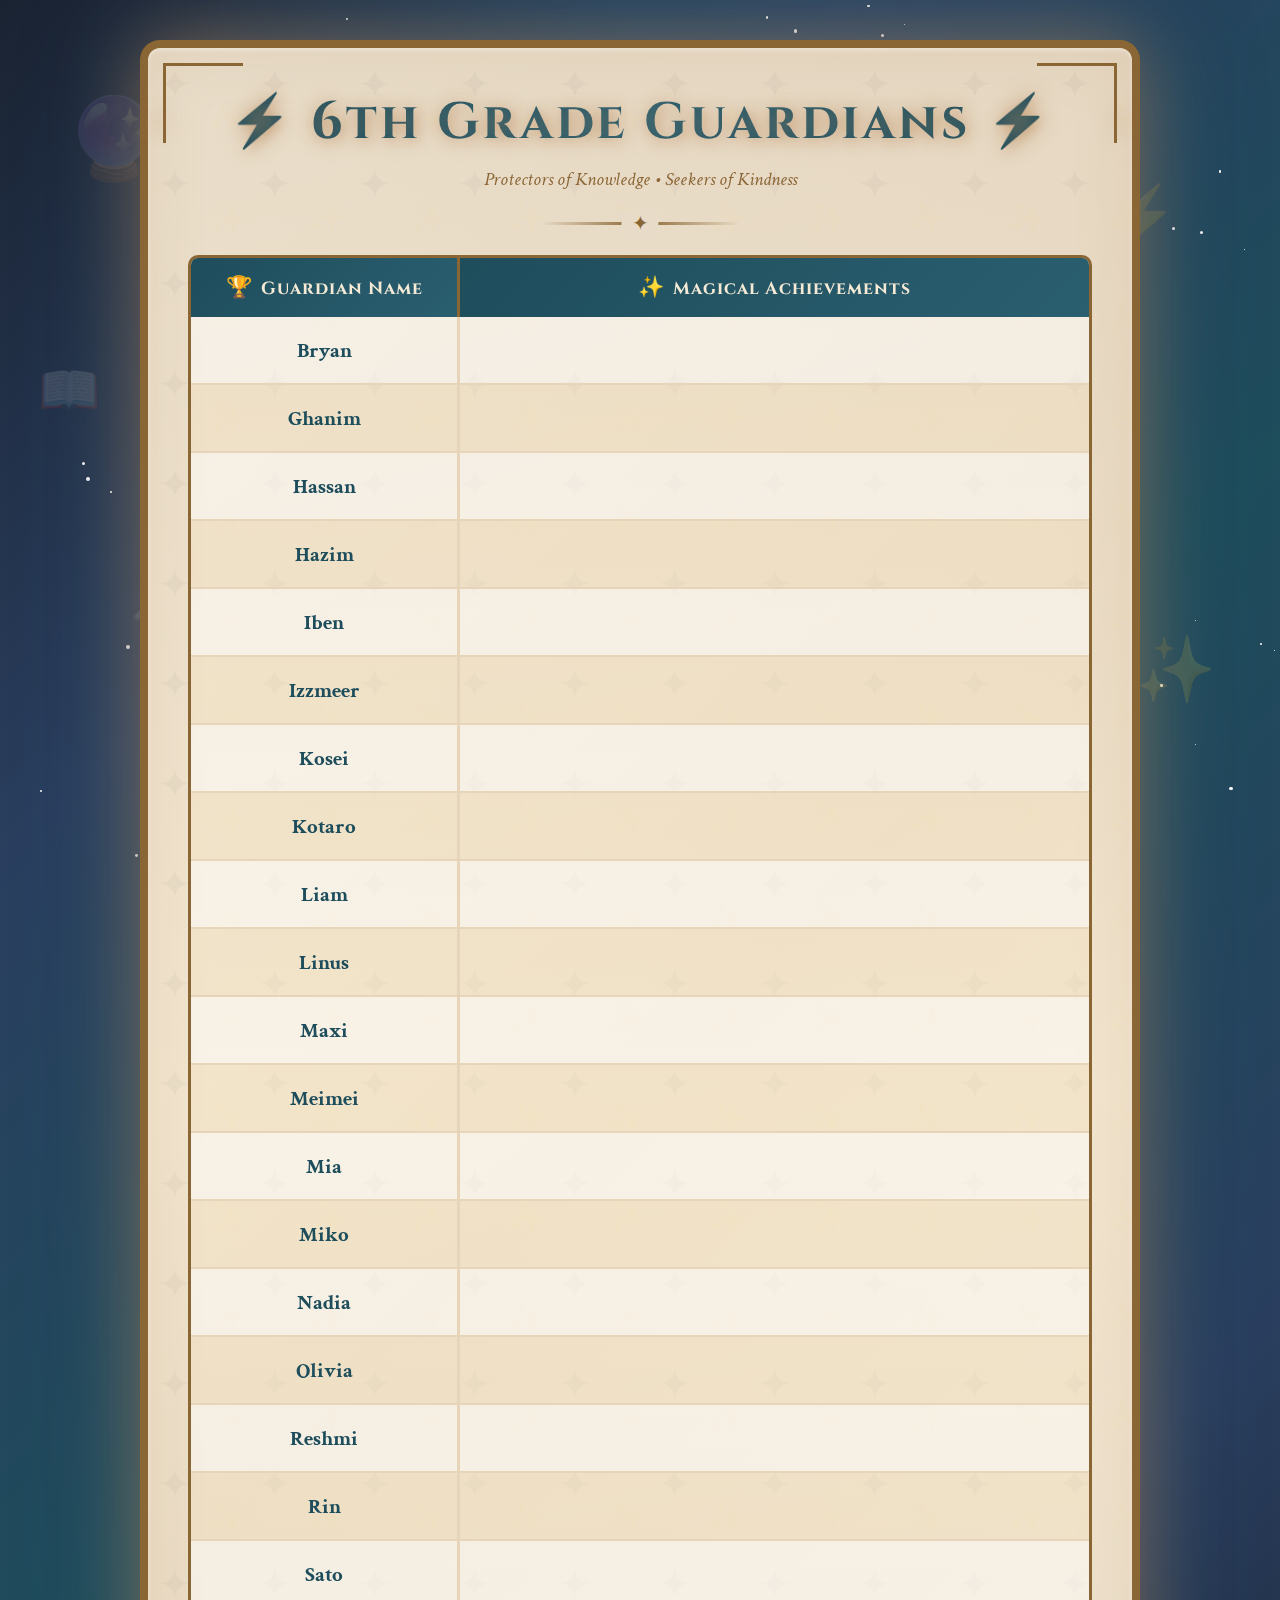
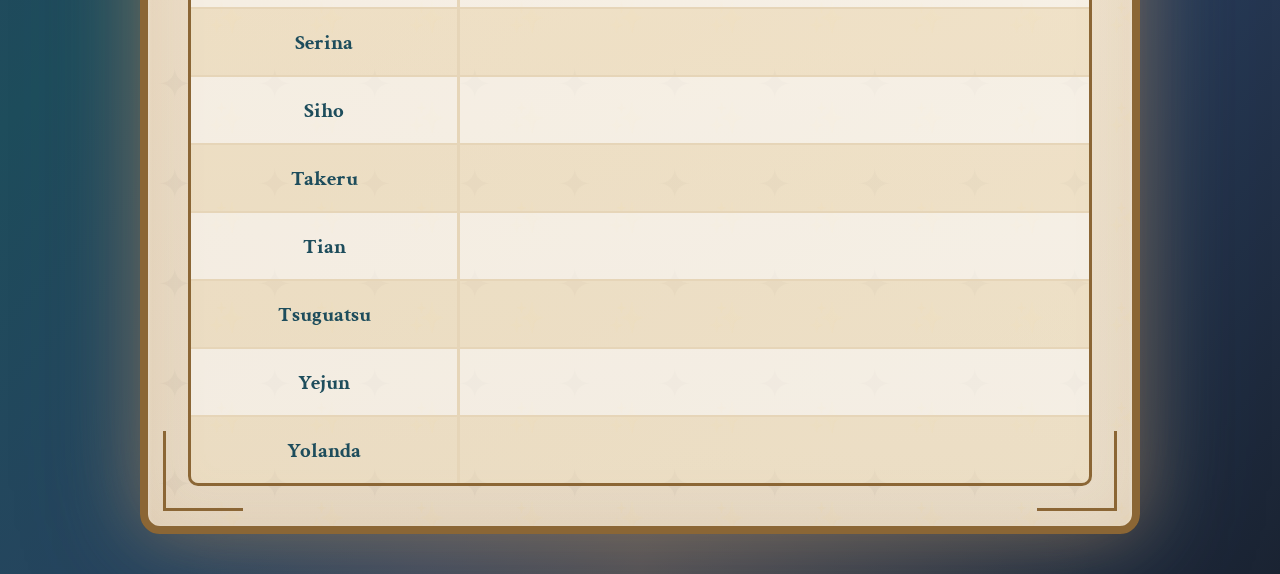
<file: index-original.html>
<!DOCTYPE html>
<html lang="en">

<head>
    <meta charset="UTF-8">
    <meta name="viewport" content="width=device-width, initial-scale=1.0">
    <title>6th Grade Guardians</title>
    <style>
        @import url('https://fonts.googleapis.com/css2?family=Cinzel:wght@700&family=Crimson+Text:ital@0;1&display=swap');

        * {
            margin: 0;
            padding: 0;
            box-sizing: border-box;
        }

        body {
            background:
                radial-gradient(ellipse at top, rgba(32, 83, 117, 0.4) 0%, transparent 50%),
                radial-gradient(ellipse at bottom, rgba(184, 134, 87, 0.3) 0%, transparent 50%),
                linear-gradient(135deg, #1a2332 0%, #2a3f5f 25%, #1e4d5c 50%, #2a3f5f 75%, #1a2332 100%);
            padding: 40px 20px;
            font-family: 'Crimson Text', serif;
            min-height: 100vh;
            position: relative;
            overflow-x: hidden;
        }

        .stars {
            position: fixed;
            top: 0;
            left: 0;
            width: 100%;
            height: 100%;
            pointer-events: none;
            z-index: 1;
        }

        .star {
            position: absolute;
            background: white;
            border-radius: 50%;
            animation: twinkle 3s infinite;
        }

        @keyframes twinkle {

            0%,
            100% {
                opacity: 0.3;
                transform: scale(1);
            }

            50% {
                opacity: 1;
                transform: scale(1.2);
            }
        }

        .container {
            max-width: 1000px;
            margin: 0 auto;
            background:
                linear-gradient(135deg, rgba(255, 255, 255, 0) 0%, rgba(184, 134, 87, 0.08) 50%, rgba(255, 255, 255, 0) 100%),
                url('data:image/svg+xml,<svg xmlns="http://www.w3.org/2000/svg" width="100" height="100"><text x="10" y="50" font-size="40" opacity="0.03">✦</text><text x="60" y="80" font-size="30" opacity="0.03">✨</text></svg>'),
                linear-gradient(to bottom, #e8dcc8 0%, #f5ead5 50%, #e8dcc8 100%);
            border: 8px solid #8b6635;
            border-radius: 20px;
            padding: 40px;
            box-shadow:
                0 0 80px rgba(184, 134, 87, 0.6),
                0 0 120px rgba(32, 83, 117, 0.4),
                inset 0 0 60px rgba(184, 134, 87, 0.15),
                inset 0 2px 4px rgba(255, 255, 255, 0.5);
            position: relative;
            z-index: 2;
        }

        .corner {
            position: absolute;
            width: 80px;
            height: 80px;
            border: 3px solid #8b6635;
        }

        .corner-tl {
            top: 15px;
            left: 15px;
            border-right: none;
            border-bottom: none;
        }

        .corner-tr {
            top: 15px;
            right: 15px;
            border-left: none;
            border-bottom: none;
        }

        .corner-bl {
            bottom: 15px;
            left: 15px;
            border-right: none;
            border-top: none;
        }

        .corner-br {
            bottom: 15px;
            right: 15px;
            border-left: none;
            border-top: none;
        }

        h1 {
            font-family: 'Cinzel', serif;
            font-size: 3.2em;
            text-align: center;
            background: linear-gradient(135deg, #1e4d5c 0%, #2a5f70 50%, #1e4d5c 100%);
            -webkit-background-clip: text;
            -webkit-text-fill-color: transparent;
            background-clip: text;
            text-shadow: 0 0 20px rgba(184, 134, 87, 0.5);
            filter: drop-shadow(3px 3px 6px rgba(184, 134, 87, 0.4));
            margin-bottom: 10px;
            letter-spacing: 3px;
            position: relative;
        }

        h1::before,
        h1::after {
            content: "✦";
            position: absolute;
            color: #b88657;
            font-size: 0.4em;
            top: 50%;
            transform: translateY(-50%);
            animation: sparkle 2s infinite;
        }

        h1::before {
            left: -40px;
        }

        h1::after {
            right: -40px;
            animation-delay: 1s;
        }

        @keyframes sparkle {

            0%,
            100% {
                opacity: 0.4;
                transform: translateY(-50%) scale(1);
            }

            50% {
                opacity: 1;
                transform: translateY(-50%) scale(1.3);
            }
        }

        .subtitle {
            text-align: center;
            font-style: italic;
            color: #8b6635;
            margin-bottom: 30px;
            font-size: 1.2em;
        }

        .wand-divider {
            width: 200px;
            height: 3px;
            background: linear-gradient(90deg, transparent, #8b6635, transparent);
            margin: 20px auto;
            position: relative;
        }

        .wand-divider::before {
            content: "✦";
            position: absolute;
            left: 50%;
            top: 50%;
            transform: translate(-50%, -50%);
            color: #8b6635;
            font-size: 20px;
            background: #e8dcc8;
            padding: 0 10px;
        }

        table {
            width: 100%;
            border-collapse: separate;
            border-spacing: 0;
            margin-top: 30px;
            border: 3px solid #8b6635;
            border-radius: 10px;
            overflow: hidden;
        }

        th {
            background: linear-gradient(135deg, #1e4d5c 0%, #2a5f70 100%);
            color: #f5ead5;
            padding: 15px;
            text-align: center;
            font-family: 'Cinzel', serif;
            font-size: 1.1em;
            letter-spacing: 1px;
            border-right: 3px solid #8b6635;
        }

        th:last-child {
            border-right: none;
        }

        td {
            padding: 15px;
            border-bottom: 2px solid #e6d5b8;
            border-right: 3px solid #e6d5b8;
            background: rgba(255, 255, 255, 0.5);
        }

        td:last-child {
            border-right: none;
        }

        tr:last-child td {
            border-bottom: none;
        }

        tr:nth-child(even) td {
            background: rgba(244, 228, 193, 0.3);
        }

        .name-cell {
            width: 30%;
            font-weight: bold;
            color: #1e4d5c;
            font-size: 1.3em;
            text-align: center;
        }

        .achievement-cell {
            width: 70%;
            position: relative;
            cursor: default;
        }

        .quill-btn {
            position: absolute;
            left: 10px;
            top: 50%;
            transform: translateY(-50%);
            font-size: 24px;
            cursor: pointer;
            opacity: 0;
            transition: opacity 0.3s;
            z-index: 10;
            display: none;
        }

        .quill-btn.active {
            display: block;
        }

        .achievement-cell:hover .quill-btn.active {
            opacity: 1;
        }

        .quill-btn:hover {
            transform: translateY(-50%) scale(1.2);
        }

        .quill-btn.drawing {
            animation: drawAndFade 1s ease-out;
            animation-fill-mode: forwards;
        }

        @keyframes drawAndFade {
            0% {
                opacity: 1;
                transform: translateY(-50%) translateX(0);
            }

            100% {
                opacity: 0;
                transform: translateY(-50%) translateX(400px);
            }
        }

        .tally-marks {
            display: inline-flex;
            gap: 8px;
            margin-left: 50px;
            align-items: center;
            min-height: 30px;
        }

        .tally-group {
            display: inline-flex;
            position: relative;
            margin-right: 15px;
        }

        .tally {
            width: 3px;
            height: 30px;
            background: #1e4d5c;
            margin: 0 3px;
            animation: drawTally 0.5s ease-out;
            transform-origin: top;
        }

        .tally.diagonal {
            position: absolute;
            width: 40px;
            height: 3px;
            left: -5px;
            top: 50%;
            transform: rotate(-25deg);
            animation: drawDiagonal 0.6s ease-out;
        }

        @keyframes drawTally {
            from {
                transform: scaleY(0);
                opacity: 0;
            }

            to {
                transform: scaleY(1);
                opacity: 1;
            }
        }

        @keyframes drawDiagonal {
            from {
                transform: rotate(-25deg) scaleX(0);
                opacity: 0;
            }

            to {
                transform: rotate(-25deg) scaleX(1);
                opacity: 1;
            }
        }

        .icon {
            display: inline-block;
            margin-right: 8px;
            font-size: 1.2em;
        }

        .magical-element {
            position: fixed;
            opacity: 0.15;
            pointer-events: none;
            animation: float 20s infinite;
            z-index: 1;
        }

        @keyframes float {

            0%,
            100% {
                transform: translateY(0) rotate(0deg);
            }

            25% {
                transform: translateY(-30px) rotate(5deg);
            }

            50% {
                transform: translateY(-60px) rotate(-5deg);
            }

            75% {
                transform: translateY(-30px) rotate(3deg);
            }
        }
    </style>
</head>

<body>
    <div class="stars" id="starsContainer"></div>

    <div class="magical-element" style="top: 10%; left: 5%; font-size: 80px;">🔮</div>
    <div class="magical-element" style="top: 20%; right: 8%; font-size: 60px; animation-delay: -5s;">⚡</div>
    <div class="magical-element" style="top: 40%; left: 3%; font-size: 50px; animation-delay: -8s;">📖</div>
    <div class="magical-element" style="top: 60%; left: 10%; font-size: 70px; animation-delay: -10s;">🪄</div>
    <div class="magical-element" style="top: 70%; right: 5%; font-size: 65px; animation-delay: -15s;">✨</div>
    <div class="magical-element" style="top: 85%; left: 15%; font-size: 55px; animation-delay: -12s;">🌙</div>
    <div class="magical-element" style="top: 30%; right: 12%; font-size: 45px; animation-delay: -7s;">🦉</div>

    <div class="container">
        <div class="corner corner-tl"></div>
        <div class="corner corner-tr"></div>
        <div class="corner corner-bl"></div>
        <div class="corner corner-br"></div>

        <h1>⚡ 6th Grade Guardians ⚡</h1>
        <p class="subtitle">Protectors of Knowledge • Seekers of Kindness</p>
        <div class="wand-divider"></div>

        <table>
            <thead>
                <tr>
                    <th><span class="icon">🏆</span>Guardian Name</th>
                    <th><span class="icon">✨</span>Magical Achievements</th>
                </tr>
            </thead>
            <tbody>
                <tr>
                    <td class="name-cell">Bryan</td>
                    <td class="achievement-cell"><span class="quill-btn" onclick="addTally(this)">🪶</span>
                        <div class="tally-marks"></div>
                    </td>
                </tr>
                <tr>
                    <td class="name-cell">Ghanim</td>
                    <td class="achievement-cell"><span class="quill-btn" onclick="addTally(this)">🪶</span>
                        <div class="tally-marks"></div>
                    </td>
                </tr>
                <tr>
                    <td class="name-cell">Hassan</td>
                    <td class="achievement-cell"><span class="quill-btn" onclick="addTally(this)">🪶</span>
                        <div class="tally-marks"></div>
                    </td>
                </tr>
                <tr>
                    <td class="name-cell">Hazim</td>
                    <td class="achievement-cell"><span class="quill-btn" onclick="addTally(this)">🪶</span>
                        <div class="tally-marks"></div>
                    </td>
                </tr>
                <tr>
                    <td class="name-cell">Iben</td>
                    <td class="achievement-cell"><span class="quill-btn" onclick="addTally(this)">🪶</span>
                        <div class="tally-marks"></div>
                    </td>
                </tr>
                <tr>
                    <td class="name-cell">Izzmeer</td>
                    <td class="achievement-cell"><span class="quill-btn" onclick="addTally(this)">🪶</span>
                        <div class="tally-marks"></div>
                    </td>
                </tr>
                <tr>
                    <td class="name-cell">Kosei</td>
                    <td class="achievement-cell"><span class="quill-btn" onclick="addTally(this)">🪶</span>
                        <div class="tally-marks"></div>
                    </td>
                </tr>
                <tr>
                    <td class="name-cell">Kotaro</td>
                    <td class="achievement-cell"><span class="quill-btn" onclick="addTally(this)">🪶</span>
                        <div class="tally-marks"></div>
                    </td>
                </tr>
                <tr>
                    <td class="name-cell">Liam</td>
                    <td class="achievement-cell"><span class="quill-btn" onclick="addTally(this)">🪶</span>
                        <div class="tally-marks"></div>
                    </td>
                </tr>
                <tr>
                    <td class="name-cell">Linus</td>
                    <td class="achievement-cell"><span class="quill-btn" onclick="addTally(this)">🪶</span>
                        <div class="tally-marks"></div>
                    </td>
                </tr>
                <tr>
                    <td class="name-cell">Maxi</td>
                    <td class="achievement-cell"><span class="quill-btn" onclick="addTally(this)">🪶</span>
                        <div class="tally-marks"></div>
                    </td>
                </tr>
                <tr>
                    <td class="name-cell">Meimei</td>
                    <td class="achievement-cell"><span class="quill-btn" onclick="addTally(this)">🪶</span>
                        <div class="tally-marks"></div>
                    </td>
                </tr>
                <tr>
                    <td class="name-cell">Mia</td>
                    <td class="achievement-cell"><span class="quill-btn" onclick="addTally(this)">🪶</span>
                        <div class="tally-marks"></div>
                    </td>
                </tr>
                <tr>
                    <td class="name-cell">Miko</td>
                    <td class="achievement-cell"><span class="quill-btn" onclick="addTally(this)">🪶</span>
                        <div class="tally-marks"></div>
                    </td>
                </tr>
                <tr>
                    <td class="name-cell">Nadia</td>
                    <td class="achievement-cell"><span class="quill-btn" onclick="addTally(this)">🪶</span>
                        <div class="tally-marks"></div>
                    </td>
                </tr>
                <tr>
                    <td class="name-cell">Olivia</td>
                    <td class="achievement-cell"><span class="quill-btn" onclick="addTally(this)">🪶</span>
                        <div class="tally-marks"></div>
                    </td>
                </tr>
                <tr>
                    <td class="name-cell">Reshmi</td>
                    <td class="achievement-cell"><span class="quill-btn" onclick="addTally(this)">🪶</span>
                        <div class="tally-marks"></div>
                    </td>
                </tr>
                <tr>
                    <td class="name-cell">Rin</td>
                    <td class="achievement-cell"><span class="quill-btn" onclick="addTally(this)">🪶</span>
                        <div class="tally-marks"></div>
                    </td>
                </tr>
                <tr>
                    <td class="name-cell">Sato</td>
                    <td class="achievement-cell"><span class="quill-btn" onclick="addTally(this)">🪶</span>
                        <div class="tally-marks"></div>
                    </td>
                </tr>
                <tr>
                    <td class="name-cell">Serina</td>
                    <td class="achievement-cell"><span class="quill-btn" onclick="addTally(this)">🪶</span>
                        <div class="tally-marks"></div>
                    </td>
                </tr>
                <tr>
                    <td class="name-cell">Siho</td>
                    <td class="achievement-cell"><span class="quill-btn" onclick="addTally(this)">🪶</span>
                        <div class="tally-marks"></div>
                    </td>
                </tr>
                <tr>
                    <td class="name-cell">Takeru</td>
                    <td class="achievement-cell"><span class="quill-btn" onclick="addTally(this)">🪶</span>
                        <div class="tally-marks"></div>
                    </td>
                </tr>
                <tr>
                    <td class="name-cell">Tian</td>
                    <td class="achievement-cell"><span class="quill-btn" onclick="addTally(this)">🪶</span>
                        <div class="tally-marks"></div>
                    </td>
                </tr>
                <tr>
                    <td class="name-cell">Tsuguatsu</td>
                    <td class="achievement-cell"><span class="quill-btn" onclick="addTally(this)">🪶</span>
                        <div class="tally-marks"></div>
                    </td>
                </tr>
                <tr>
                    <td class="name-cell">Yejun</td>
                    <td class="achievement-cell"><span class="quill-btn" onclick="addTally(this)">🪶</span>
                        <div class="tally-marks"></div>
                    </td>
                </tr>
                <tr>
                    <td class="name-cell">Yolanda</td>
                    <td class="achievement-cell"><span class="quill-btn" onclick="addTally(this)">🪶</span>
                        <div class="tally-marks"></div>
                    </td>
                </tr>
            </tbody>
        </table>
    </div>

    <script>
        const starsContainer = document.getElementById('starsContainer');
        for (let i = 0; i < 80; i++) {
            const star = document.createElement('div');
            star.className = 'star';
            star.style.width = Math.random() * 3 + 1 + 'px';
            star.style.height = star.style.width;
            star.style.left = Math.random() * 100 + '%';
            star.style.top = Math.random() * 100 + '%';
            star.style.animationDelay = Math.random() * 3 + 's';
            starsContainer.appendChild(star);
        }

        let quillMode = false;
        let keySequence = [];
        let modifiersHeld = false;

        document.addEventListener('keydown', (e) => {
            if (e.altKey && e.shiftKey) {
                modifiersHeld = true;
                const key = e.key.toLowerCase();

                const keyMap = {
                    'µ': 'm',
                    'â': 'm',
                    'å': 'a',
                    'ä': 'a',
                    'm': 'm',
                    'a': 'a'
                };

                if (keyMap[key]) {
                    const normalizedKey = keyMap[key];
                    keySequence.push(normalizedKey);

                    if (keySequence.length >= 2) {
                        const lastTwo = keySequence.slice(-2).join('');
                        if (lastTwo === 'ma') {
                            quillMode = !quillMode;
                            toggleQuillMode(quillMode);
                            keySequence = [];
                        }
                    }
                }
            }
        });

        document.addEventListener('keyup', (e) => {
            if (!e.altKey || !e.shiftKey) {
                modifiersHeld = false;
                keySequence = [];
            }
        });

        function toggleQuillMode(enabled) {
            const quillBtns = document.querySelectorAll('.quill-btn');

            quillBtns.forEach(btn => {
                if (enabled) {
                    btn.classList.add('active');
                } else {
                    btn.classList.remove('active');
                }
            });
        }

        function addTally(btn) {
            if (!quillMode) {
                return;
            }

            btn.classList.add('drawing');


            btn.addEventListener('animationend', () => {
                btn.classList.remove('drawing');
                btn.style.transform = '';
                btn.style.opacity = '';
            }, { once: true });

            const cell = btn.parentElement;
            const tallyContainer = cell.querySelector('.tally-marks');
            let groups = tallyContainer.querySelectorAll('.tally-group');
            let lastGroup = groups[groups.length - 1];

            if (!lastGroup || lastGroup.querySelectorAll('.tally').length >= 5) {
                lastGroup = document.createElement('div');
                lastGroup.className = 'tally-group';
                tallyContainer.appendChild(lastGroup);
            }

            const verticalsInGroup = lastGroup.querySelectorAll('.tally:not(.diagonal)').length;

            if (verticalsInGroup < 4) {
                const tally = document.createElement('div');
                tally.className = 'tally';
                lastGroup.appendChild(tally);
            } else {
                const tally = document.createElement('div');
                tally.className = 'tally diagonal';
                lastGroup.appendChild(tally);
            }
        }
    </script>
</body>

</html>
</file>
<file: style-2601091633.css>
@import url('https://fonts.googleapis.com/css2?family=Cinzel:wght@700&family=Crimson+Text:ital@0;1&display=swap');

* {
    margin: 0;
    padding: 0;
    box-sizing: border-box;
}

body {
    background:
        radial-gradient(ellipse at top, rgba(32, 83, 117, 0.4) 0%, transparent 50%),
        radial-gradient(ellipse at bottom, rgba(184, 134, 87, 0.3) 0%, transparent 50%),
        linear-gradient(135deg, #1a2332 0%, #2a3f5f 25%, #1e4d5c 50%, #2a3f5f 75%, #1a2332 100%);
    padding: 40px 20px;
    font-family: 'Crimson Text', serif;
    min-height: 100vh;
    position: relative;
    overflow-x: hidden;
}

.stars {
    position: fixed;
    top: 0;
    left: 0;
    width: 100%;
    height: 100%;
    pointer-events: none;
    z-index: 1;
}

.star {
    position: absolute;
    background: white;
    border-radius: 50%;
    animation: twinkle 3s infinite;
}

@keyframes twinkle {

    0%,
    100% {
        opacity: 0.3;
        transform: scale(1);
    }

    50% {
        opacity: 1;
        transform: scale(1.2);
    }
}

.container {
    max-width: 1000px;
    margin: 0 auto;
    background:
        linear-gradient(135deg, rgba(255, 255, 255, 0) 0%, rgba(184, 134, 87, 0.08) 50%, rgba(255, 255, 255, 0) 100%),
        url('data:image/svg+xml,<svg xmlns="http://www.w3.org/2000/svg" width="100" height="100"><text x="10" y="50" font-size="40" opacity="0.03">✦</text><text x="60" y="80" font-size="30" opacity="0.03">✨</text></svg>'),
        linear-gradient(to bottom, #e8dcc8 0%, #f5ead5 50%, #e8dcc8 100%);
    border: 8px solid #8b6635;
    border-radius: 20px;
    padding: 40px;
    box-shadow:
        0 0 80px rgba(184, 134, 87, 0.6),
        0 0 120px rgba(32, 83, 117, 0.4),
        inset 0 0 60px rgba(184, 134, 87, 0.15),
        inset 0 2px 4px rgba(255, 255, 255, 0.5);
    position: relative;
    z-index: 2;
}

.corner {
    position: absolute;
    width: 80px;
    height: 80px;
    border: 3px solid #8b6635;
}

.corner-tl {
    top: 15px;
    left: 15px;
    border-right: none;
    border-bottom: none;
}

.corner-tr {
    top: 15px;
    right: 15px;
    border-left: none;
    border-bottom: none;
}

.corner-bl {
    bottom: 15px;
    left: 15px;
    border-right: none;
    border-top: none;
}

.corner-br {
    bottom: 15px;
    right: 15px;
    border-left: none;
    border-top: none;
}

h1 {
    font-family: 'Cinzel', serif;
    font-size: 3.2em;
    text-align: center;
    background: linear-gradient(135deg, #1e4d5c 0%, #2a5f70 50%, #1e4d5c 100%);
    -webkit-background-clip: text;
    -webkit-text-fill-color: transparent;
    background-clip: text;
    text-shadow: 0 0 20px rgba(184, 134, 87, 0.5);
    filter: drop-shadow(3px 3px 6px rgba(184, 134, 87, 0.4));
    margin-bottom: 10px;
    letter-spacing: 3px;
    position: relative;
}

h1::before,
h1::after {
    content: "✦";
    position: absolute;
    color: #b88657;
    font-size: 0.4em;
    top: 50%;
    transform: translateY(-50%);
    animation: sparkle 2s infinite;
}

h1::before {
    left: -40px;
}

h1::after {
    right: -40px;
    animation-delay: 1s;
}

@keyframes sparkle {

    0%,
    100% {
        opacity: 0.4;
        transform: translateY(-50%) scale(1);
    }

    50% {
        opacity: 1;
        transform: translateY(-50%) scale(1.3);
    }
}

.subtitle {
    text-align: center;
    font-style: italic;
    color: #8b6635;
    margin-bottom: 30px;
    font-size: 1.2em;
}

.wand-divider {
    width: 200px;
    height: 3px;
    background: linear-gradient(90deg, transparent, #8b6635, transparent);
    margin: 20px auto;
    position: relative;
}

.wand-divider::before {
    content: "✦";
    position: absolute;
    left: 50%;
    top: 50%;
    transform: translate(-50%, -50%);
    color: #8b6635;
    font-size: 20px;
    background: #e8dcc8;
    padding: 0 10px;
}

table {
    width: 100%;
    border-collapse: separate;
    border-spacing: 0;
    margin-top: 30px;
    border: 3px solid #8b6635;
    border-radius: 10px;
    overflow: hidden;
}

th {
    background: linear-gradient(135deg, #1e4d5c 0%, #2a5f70 100%);
    color: #f5ead5;
    padding: 15px;
    text-align: center;
    font-family: 'Cinzel', serif;
    font-size: 1.1em;
    letter-spacing: 1px;
    border-right: 3px solid #8b6635;
}

th:last-child {
    border-right: none;
}

td {
    padding: 15px;
    border-bottom: 2px solid #e6d5b8;
    border-right: 3px solid #e6d5b8;
    background: rgba(255, 255, 255, 0.5);
}

td:last-child {
    border-right: none;
}

tr:last-child td {
    border-bottom: none;
}

tr:nth-child(even) td {
    background: rgba(244, 228, 193, 0.3);
}

.name-cell {
    width: 30%;
    font-weight: bold;
    color: #1e4d5c;
    font-size: 1.3em;
    text-align: center;
}

.achievement-cell {
    width: 70%;
    position: relative;
    cursor: default;
}

.quill-btn {
    position: absolute;
    left: 10px;
    top: 50%;
    transform: translateY(-50%);
    font-size: 24px;
    cursor: pointer;
    opacity: 0;
    transition: opacity 0.3s;
    z-index: 10;
    display: none;
}

.quill-btn.active {
    display: block;
}

.achievement-cell:hover .quill-btn.active {
    opacity: 1;
}

.quill-btn:hover {
    transform: translateY(-50%) scale(1.2);
}

.quill-btn.drawing {
    animation: drawAndFade 1s ease-out;
    animation-fill-mode: forwards;
}

@keyframes drawAndFade {
    0% {
        opacity: 1;
        transform: translateY(-50%) translateX(0);
    }

    100% {
        opacity: 0;
        transform: translateY(-50%) translateX(400px);
    }
}

.tally-marks {
    display: inline-flex;
    gap: 8px;
    margin-left: 50px;
    align-items: center;
    min-height: 30px;
}

.tally-group {
    display: inline-flex;
    position: relative;
    margin-right: 15px;
}

.tally {
    width: 3px;
    height: 30px;
    background: #1e4d5c;
    margin: 0 3px;
    animation: drawTally 0.5s ease-out;
    transform-origin: top;
}

.tally.diagonal {
    position: absolute;
    width: 40px;
    height: 3px;
    left: -5px;
    top: 50%;
    transform: rotate(-25deg);
    animation: drawDiagonal 0.6s ease-out;
}

@keyframes drawTally {
    from {
        transform: scaleY(0);
        opacity: 0;
    }

    to {
        transform: scaleY(1);
        opacity: 1;
    }
}

@keyframes drawDiagonal {
    from {
        transform: rotate(-25deg) scaleX(0);
        opacity: 0;
    }

    to {
        transform: rotate(-25deg) scaleX(1);
        opacity: 1;
    }
}

.icon {
    display: inline-block;
    margin-right: 8px;
    font-size: 1.2em;
}

.magical-element {
    position: fixed;
    opacity: 0.15;
    pointer-events: none;
    animation: float 20s infinite;
    z-index: 1;
}

@keyframes float {

    0%,
    100% {
        transform: translateY(0) rotate(0deg);
    }

    25% {
        transform: translateY(-30px) rotate(5deg);
    }

    50% {
        transform: translateY(-60px) rotate(-5deg);
    }

    75% {
        transform: translateY(-30px) rotate(3deg);
    }
}
</file>
